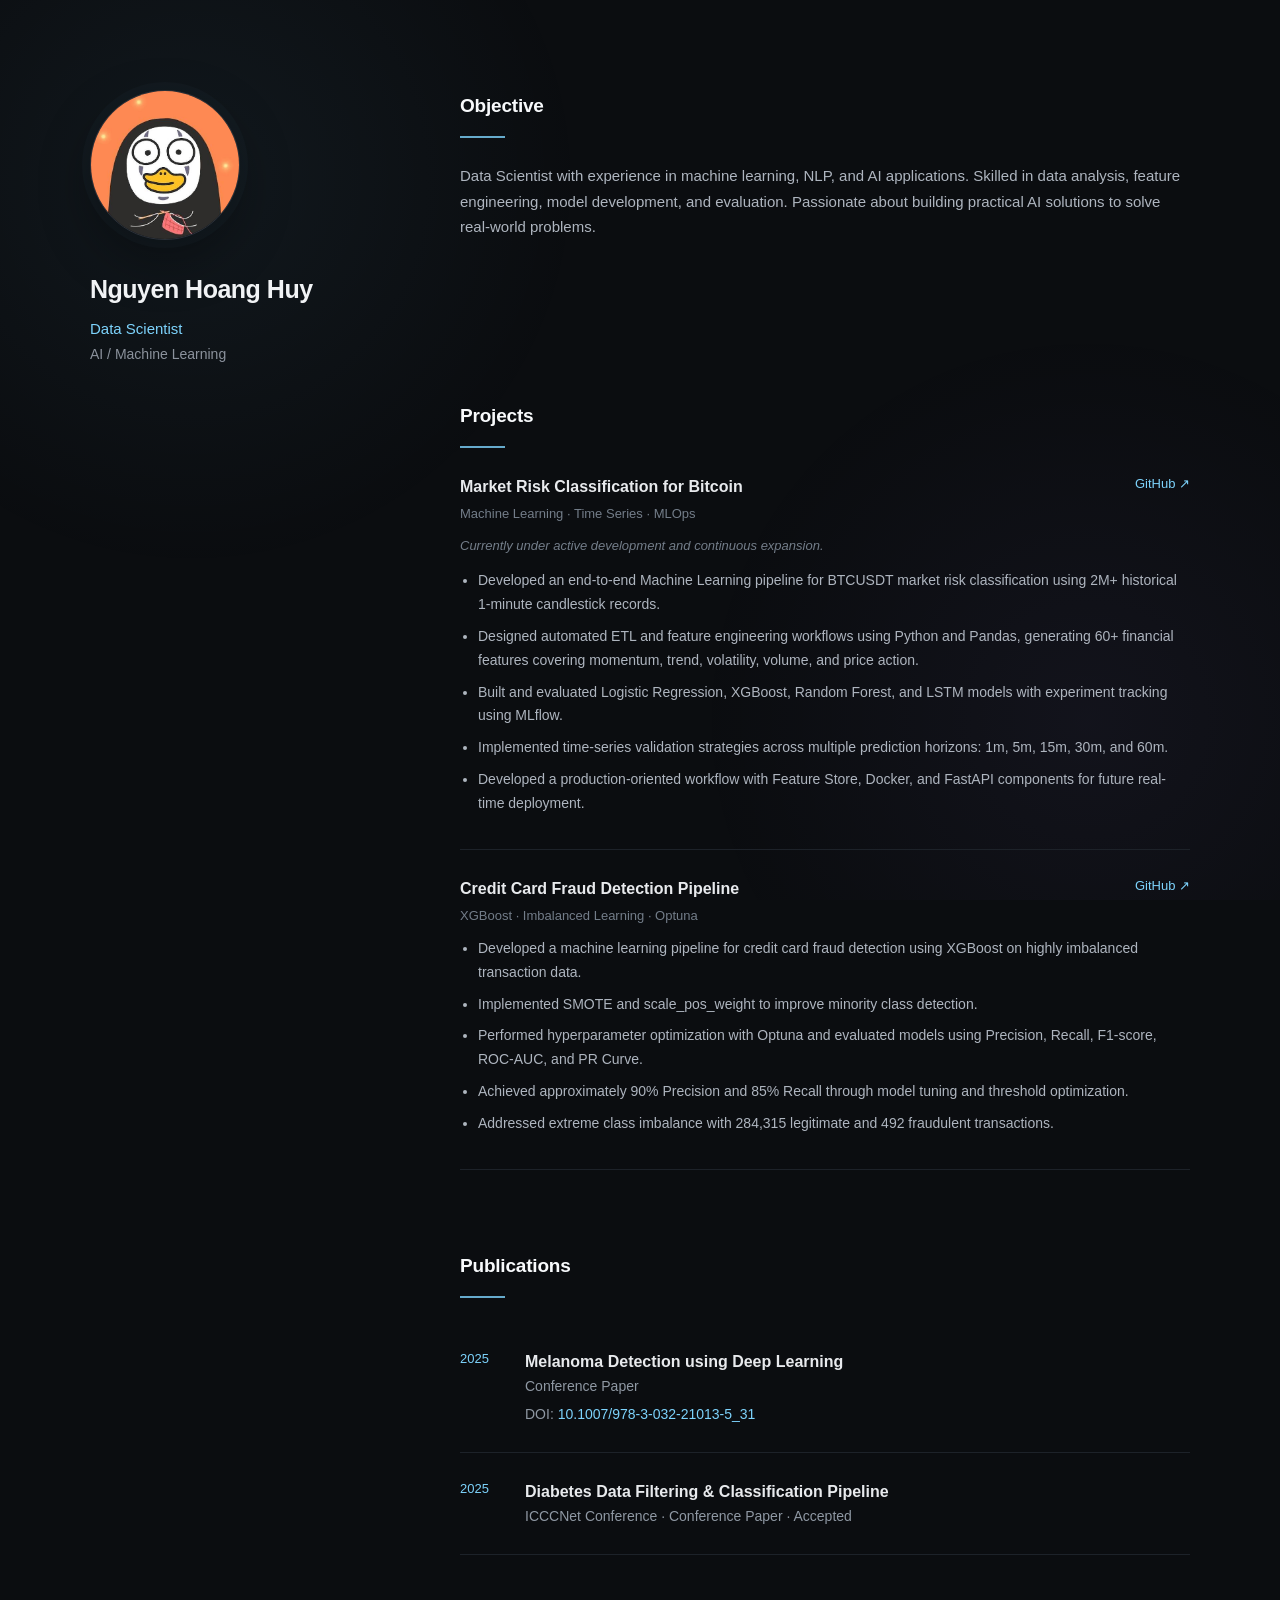
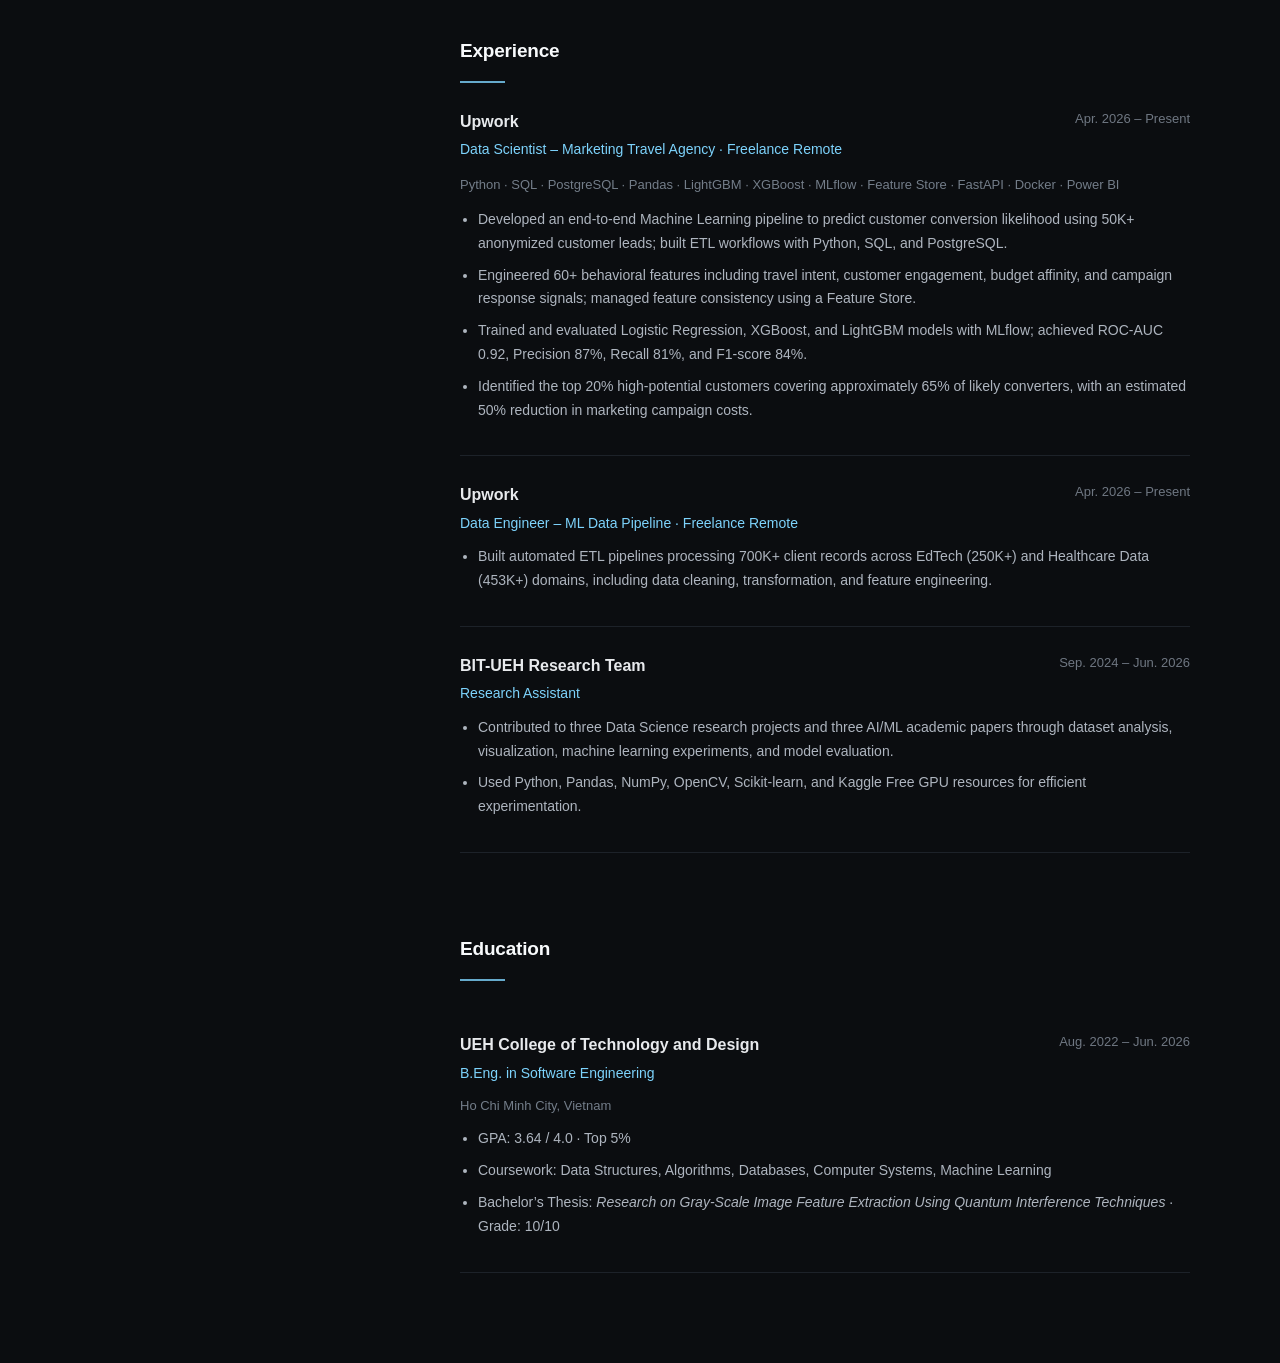
<file: index.html>
<!DOCTYPE html>
<html lang="en">
<head>
    <meta charset="UTF-8">
    <meta name="viewport" content="width=device-width, initial-scale=1.0">

    <title>Nguyen Hoang Huy</title>

    <!-- CSS -->
    <link rel="stylesheet" href="assets/css/main.css">
    <link rel="stylesheet" href="assets/css/layout.css">
    <link rel="stylesheet" href="assets/css/profile.css">
    <link rel="stylesheet" href="assets/css/sections.css">
    <link rel="stylesheet" href="assets/css/responsive.css">
</head>

<body>

    <div class="portfolio">

        <!-- LEFT PROFILE -->
        <aside class="profile">

            <div class="profile-avatar">
                <img src="assets/images/avatar.jpg" alt="Nguyen Hoang Huy">
            </div>

            <div class="profile-info">
                <h1>Nguyen Hoang Huy</h1>

                <p class="profile-role">
                    Data Scientist
                </p>

                <p class="profile-affiliation">
                    AI / Machine Learning
                </p>

                <div class="profile-links">
                    <!-- Links will be added later -->
                </div>
            </div>

        </aside>


        <!-- RIGHT CONTENT -->
        <main class="content">

            <section id="about"></section>

            <section id="research"></section>

            <section id="projects"></section>

            <section id="publications"></section>

            <section id="experience"></section>

            <section id="education"></section>

        </main>

    </div>


    <!-- JavaScript -->
    <script src="assets/js/sections.js"></script>
    <script src="assets/js/main.js"></script>

</body>
</html>
</file>
<file: assets/css/main.css>
* {
    margin: 0;
    padding: 0;
    box-sizing: border-box;
}

html {
    scroll-behavior: smooth;
}

body {
    font-family:
        Inter,
        -apple-system,
        BlinkMacSystemFont,
        "Segoe UI",
        sans-serif;

    background: #0b0d10;
    color: #f1f3f5;

    line-height: 1.7;
}

body::before {
    content: "";

    position: fixed;
    inset: 0;

    pointer-events: none;

    background:
        radial-gradient(
            circle at 15% 20%,
            rgba(125, 211, 252, 0.06),
            transparent 30%
        ),
        radial-gradient(
            circle at 85% 80%,
            rgba(167, 139, 250, 0.05),
            transparent 30%
        );

    z-index: -1;
}

a {
    color: inherit;
    text-decoration: none;
}

img {
    display: block;
    max-width: 100%;
}
</file>
<file: assets/css/layout.css>
.portfolio {
    width: min(1180px, 100%);

    margin: 0 auto;

    display: grid;
    grid-template-columns: 270px 1fr;

    gap: 100px;

    padding: 90px 40px;
}

.profile {
    position: sticky;
    top: 90px;

    height: fit-content;
}

.content {
    min-width: 0;

    display: flex;
    flex-direction: column;

    gap: 80px;
}
</file>
<file: assets/css/profile.css>
.profile-avatar {
    width: 150px;
    height: 150px;

    border-radius: 50%;

    overflow: hidden;

    margin-bottom: 28px;

    border: 1px solid #2b313a;

    background: #11151a;

    box-shadow:
        0 0 0 8px rgba(125, 211, 252, 0.025),
        0 20px 50px rgba(0, 0, 0, 0.35);
}

.profile-avatar img {
    width: 100%;
    height: 100%;

    object-fit: cover;
}

.profile-info h1 {
    font-size: 25px;

    font-weight: 600;

    letter-spacing: -0.5px;

    margin-bottom: 5px;
}

.profile-role {
    color: #7dd3fc;

    font-size: 15px;

    font-weight: 500;
}

.profile-affiliation {
    color: #8b929c;

    font-size: 14px;

    margin-top: 2px;
}

.profile-links {
    margin-top: 28px;

    display: flex;
    flex-direction: column;

    gap: 10px;
}

.profile-links a {
    color: #9ca3af;

    font-size: 14px;

    transition: 0.2s ease;
}

.profile-links a:hover {
    color: #7dd3fc;

    transform: translateX(3px);
}
</file>
<file: assets/css/sections.css>
.portfolio-section {
    position: relative;
}

.section-title {
    font-size: 19px;

    font-weight: 600;

    letter-spacing: -0.2px;

    color: #f8fafc;

    margin-bottom: 14px;
}

.section-divider {
    width: 45px;
    height: 2px;

    background: #7dd3fc;

    margin-bottom: 25px;

    opacity: 0.8;
}

.section-content {
    color: #aeb5bf;

    font-size: 15px;

    max-width: 760px;
}

.experience-item,
.project-item,
.publication-item,
.education-item {
    padding: 25px 0;

    border-bottom: 1px solid #1d2229;
}

.experience-item:first-of-type,
.project-item:first-of-type {
    padding-top: 0;
}

.item-header {
    display: flex;

    justify-content: space-between;

    align-items: flex-start;

    gap: 30px;

    margin-bottom: 10px;
}

.item-header h3,
.project-item h3,
.publication-item h3 {
    font-size: 16px;

    font-weight: 600;

    color: #e8eaed;
}

.item-role {
    color: #7dd3fc;

    font-size: 14px;

    margin-top: 3px;
}

.item-date {
    color: #6f7782;

    font-size: 13px;

    white-space: nowrap;
}

.tech-stack {
    color: #737d89;

    font-size: 13px;

    margin: 12px 0;
}

.experience-item ul,
.project-item ul,
.education-item ul {
    padding-left: 18px;

    color: #aeb5bf;

    font-size: 14px;
}

.experience-item li,
.project-item li,
.education-item li {
    margin-bottom: 8px;
}

.project-meta {
    color: #737d89;

    font-size: 13px;

    margin-top: 3px;
}

.project-status {
    color: #737d89;

    font-size: 13px;

    font-style: italic;

    margin-bottom: 12px;
}

.project-link {
    color: #7dd3fc;

    font-size: 13px;

    transition: 0.2s ease;
}

.project-link:hover {
    color: #bae6fd;
}

.publication-item {
    display: flex;

    gap: 25px;
}

.publication-year {
    color: #7dd3fc;

    font-size: 13px;

    min-width: 40px;
}

.publication-item p {
    color: #8f98a3;

    font-size: 14px;
}

.publication-meta {
    margin-top: 4px;
}

.publication-meta a {
    color: #7dd3fc;
}

.education-location {
    color: #737d89;

    font-size: 13px;

    margin-bottom: 10px;
}
</file>
<file: assets/css/responsive.css>
@media (max-width: 800px) {

    .portfolio {
        grid-template-columns: 1fr;

        gap: 55px;

        padding: 55px 25px;
    }

    .profile {
        position: relative;

        top: auto;
    }

    .profile-avatar {
        width: 125px;
        height: 125px;
    }

    .content {
        gap: 60px;
    }

    .item-header {
        flex-direction: column;

        gap: 4px;
    }

    .item-date {
        white-space: normal;
    }
}
</file>
